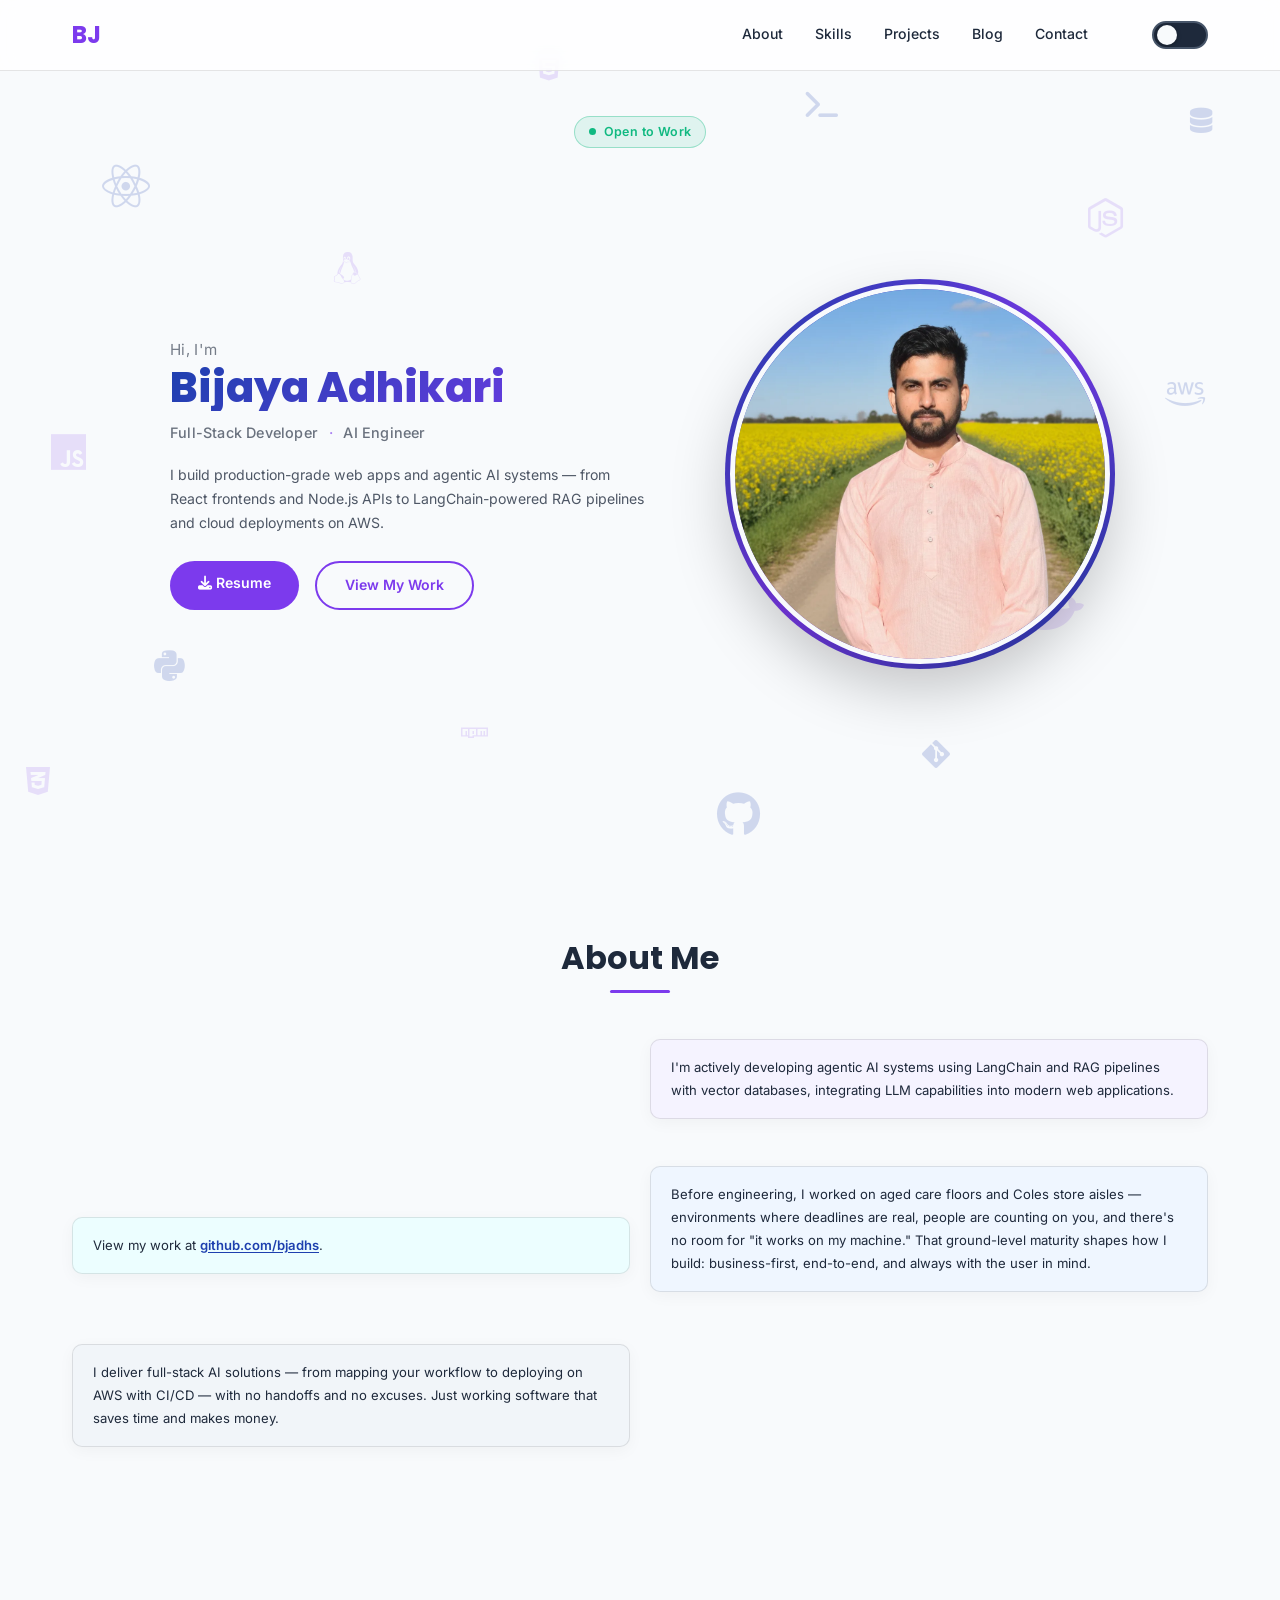
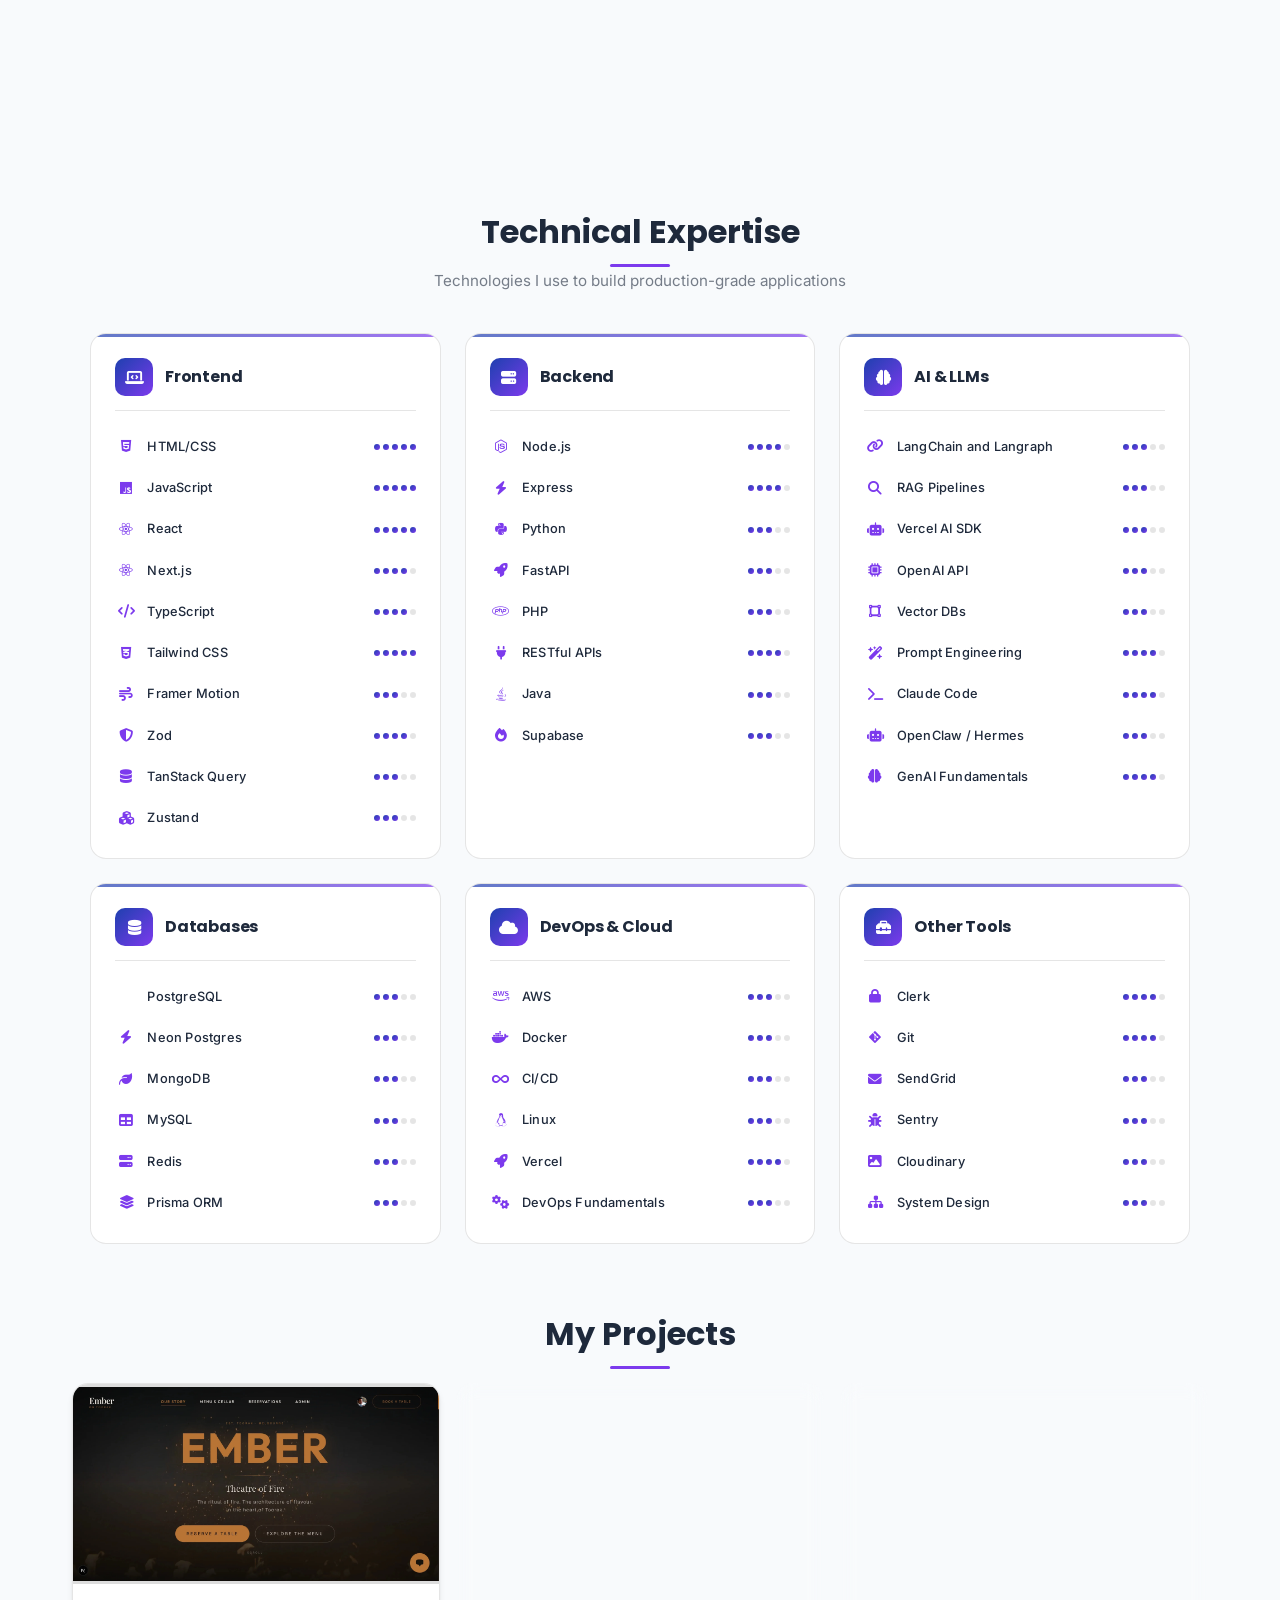
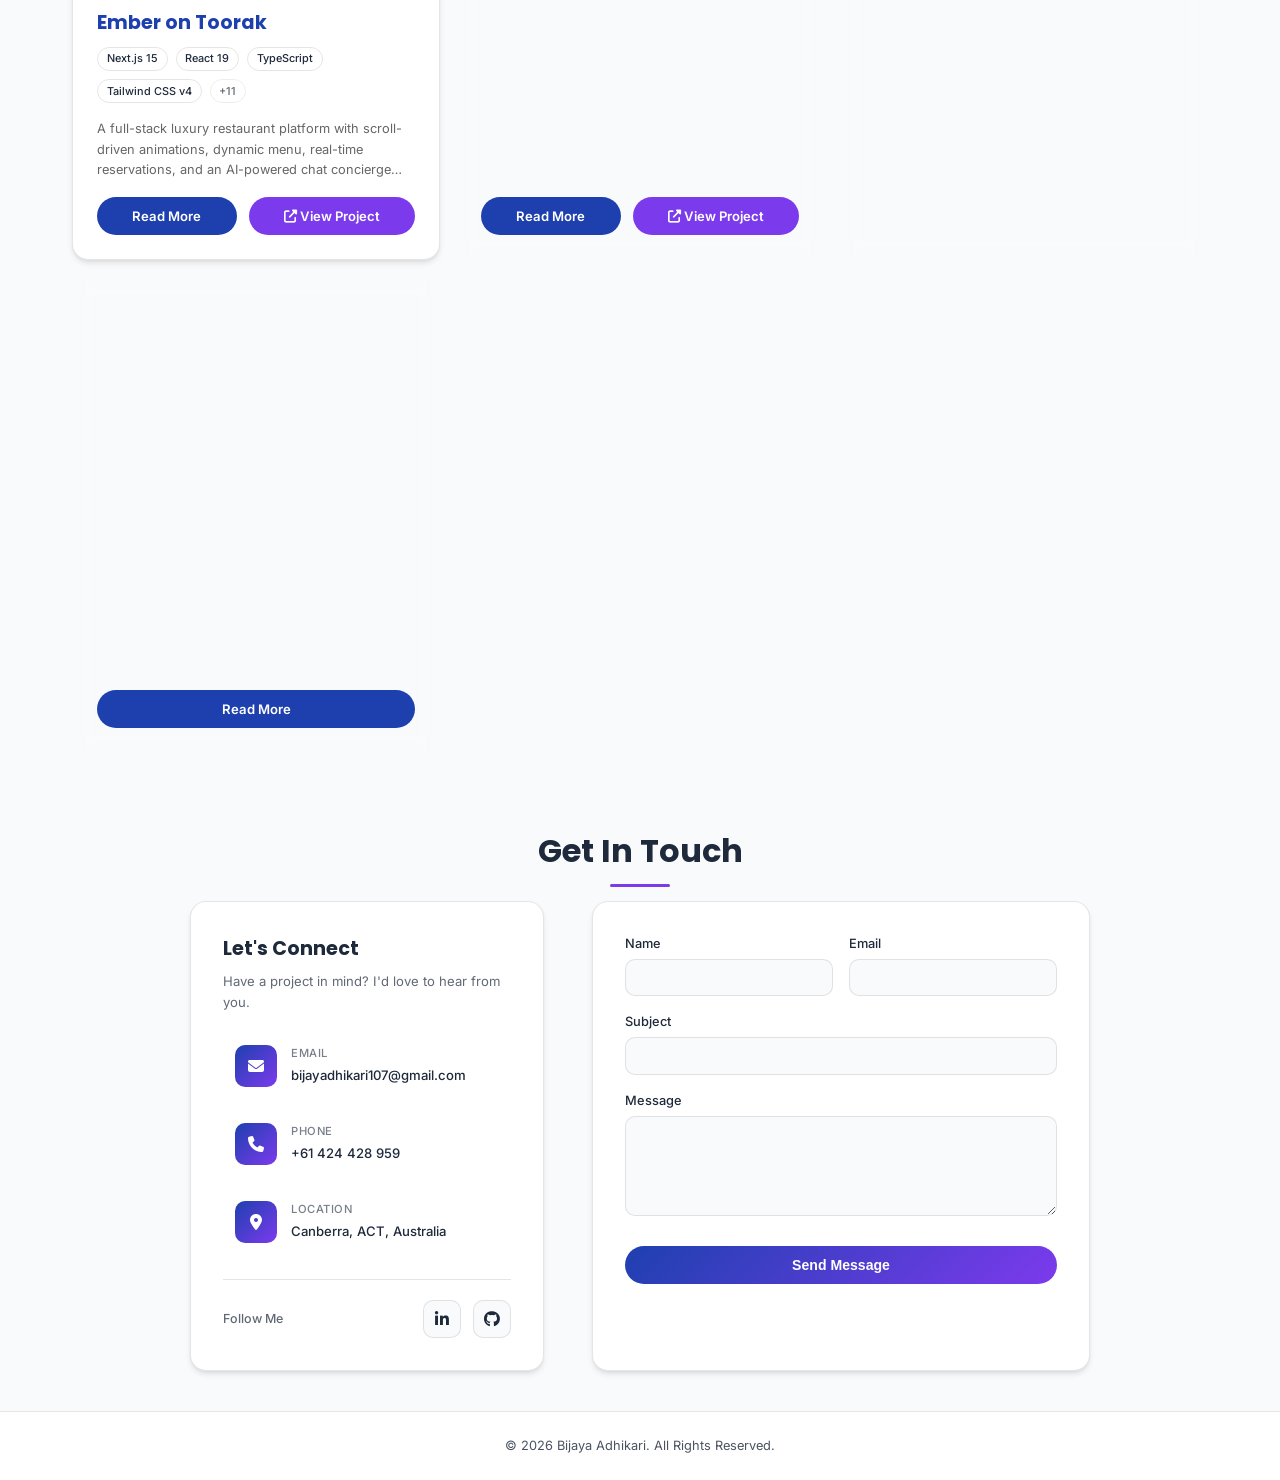
<file: index.html>
<!DOCTYPE html>
<html lang="en">

<head>
  <meta charset="UTF-8">
  <meta name="viewport" content="width=device-width, initial-scale=1.0">
  <title>Bijaya Adhikari | Full-Stack Developer</title>

  <meta name="description" content="Full-Stack Developer specializing in React, Node.js, Python, and Agentic AI systems. Building scalable web applications with modern technologies.">
  <meta name="keywords" content="Full-Stack Developer, React, Node.js, Python, MongoDB, PostgreSQL, AWS, Docker, AI, LangChain, RAG, Canberra, Australia">
  <meta name="author" content="Bijaya Adhikari">
  <meta name="robots" content="index, follow">
  <link rel="canonical" href="https://bjadhs.github.io">
  <link rel="icon" type="image/png" href="./images/bj.png">
  <link rel="apple-touch-icon" href="./images/bj.png">
  <link rel="preconnect" href="https://fonts.googleapis.com">
  <link rel="preconnect" href="https://fonts.gstatic.com" crossorigin>
  <link rel="preconnect" href="https://cdnjs.cloudflare.com">
  <link rel="stylesheet" href="./style.css">
  <link rel="stylesheet" href="https://cdnjs.cloudflare.com/ajax/libs/font-awesome/6.4.0/css/all.min.css">
</head>

<body>
  <noscript>
    <div style="padding: 1rem; text-align: center; background: #ffe; color: #333;">
      This site works best with JavaScript enabled. The contact form and theme toggle require it —
      meanwhile you can reach me directly at
      <a href="mailto:bijayadhikari107@gmail.com">bijayadhikari107@gmail.com</a>.
    </div>
  </noscript>

  <!-- Header -->
  <header class="site-header">
    <div class="container">
      <nav>
        <a href="#" class="logo"><span>BJ</span></a>
        <ul class="nav-links">
          <li><a href="#about">About</a></li>
          <li><a href="#skills">Skills</a></li>
          <li><a href="#projects">Projects</a></li>
          <li><a href="./blog.html">Blog</a></li>
          <li><a href="#contact">Contact</a></li>
          <li>
            <label class="theme-switch">
              <input type="checkbox" id="theme-toggle">
              <span class="slider"></span>
            </label>
          </li>
        </ul>
        <div class="burger">
          <div class="line1"></div>
          <div class="line2"></div>
          <div class="line3"></div>
        </div>
      </nav>
    </div>
  </header>

  <!-- Hero Section -->
  <section class="hero">
    <div class="hero-bg-icons" aria-hidden="true">
      <i class="fab fa-react hero-icon" style="--ix:8%;--iy:18%;--is:3rem;--id:20s;--idl:-4s"></i>
      <i class="fab fa-node-js hero-icon" style="--ix:85%;--iy:22%;--is:2.5rem;--id:25s;--idl:-10s"></i>
      <i class="fab fa-python hero-icon" style="--ix:12%;--iy:72%;--is:2.2rem;--id:18s;--idl:-7s"></i>
      <i class="fab fa-docker hero-icon" style="--ix:80%;--iy:65%;--is:3rem;--id:22s;--idl:-2s"></i>
      <i class="fab fa-aws hero-icon" style="--ix:91%;--iy:42%;--is:2rem;--id:28s;--idl:-15s"></i>
      <i class="fab fa-js hero-icon" style="--ix:4%;--iy:48%;--is:2.5rem;--id:16s;--idl:-8s"></i>
      <i class="fab fa-git-alt hero-icon" style="--ix:72%;--iy:82%;--is:2rem;--id:24s;--idl:-5s"></i>
      <i class="fab fa-html5 hero-icon" style="--ix:42%;--iy:6%;--is:1.8rem;--id:19s;--idl:-12s"></i>
      <i class="fab fa-github hero-icon" style="--ix:56%;--iy:88%;--is:2.8rem;--id:21s;--idl:-1s"></i>
      <i class="fab fa-linux hero-icon" style="--ix:26%;--iy:28%;--is:2rem;--id:26s;--idl:-9s"></i>
      <i class="fas fa-database hero-icon" style="--ix:93%;--iy:12%;--is:1.6rem;--id:17s;--idl:-6s"></i>
      <i class="fab fa-css3-alt hero-icon" style="--ix:2%;--iy:85%;--is:2rem;--id:23s;--idl:-13s"></i>
      <i class="fas fa-terminal hero-icon" style="--ix:63%;--iy:10%;--is:1.8rem;--id:29s;--idl:-3s"></i>
      <i class="fab fa-npm hero-icon" style="--ix:36%;--iy:80%;--is:1.5rem;--id:20s;--idl:-11s"></i>
    </div>
    <div class="hero-badge">
      <span class="badge-dot"></span>
      Open to Work
    </div>
    <div class="container">
      <div class="hero-inner">
        <div class="hero-content">
          <p class="hero-greeting">Hi, I'm</p>
          <h1>Bijaya Adhikari</h1>
          <p class="hero-role">Full-Stack Developer <span class="role-sep">·</span> AI Engineer</p>
          <p class="hero-desc">I build production-grade web apps and agentic AI systems — from React frontends and Node.js APIs to LangChain-powered RAG pipelines and cloud deployments on AWS.</p>
          <div class="hero-buttons">
            <a href="https://backend.bijbrin.cloud/api/resume" class="btn" download><i class="fas fa-download"></i> Resume</a>
            <a href="#projects" class="btn btn-outline">View My Work</a>
          </div>
        </div>
        <div class="hero-image">
          <div class="hero-image-wrapper">
            <img src="./images/bijaya.webp" alt="Bijaya Adhikari">
          </div>
        </div>
      </div>
    </div>
  </section>

  <!-- About Section -->
  <section id="about">
    <div class="container">
      <h2 class="section-title">About Me</h2>
      <div class="about-content">
        <p class="about-sentence">Leveraging my Master's degree in Information Technology from Charles Sturt University, I've spent the past year building production applications including a full-stack ecommerce platform with authentication and admin dashboard.</p>
        <p class="about-sentence">I'm actively developing agentic AI systems using LangChain and RAG pipelines with vector databases, integrating LLM capabilities into modern web applications.</p>
        <p class="about-sentence">View my work at <a href="https://github.com/bjadhs" target="_blank" rel="noopener noreferrer" class="about-link">github.com/bjadhs</a>.</p>
        <p class="about-sentence">Before engineering, I worked on aged care floors and Coles store aisles — environments where deadlines are real, people are counting on you, and there's no room for "it works on my machine." That ground-level maturity shapes how I build: business-first, end-to-end, and always with the user in mind.</p>
        <p class="about-sentence">I deliver full-stack AI solutions — from mapping your workflow to deploying on AWS with CI/CD — with no handoffs and no excuses. Just working software that saves time and makes money.</p>
        <p class="about-sentence">I approach development with a DevOps mindset—implementing CI/CD pipelines, Docker containerization, and cloud infrastructure on AWS (EC2, S3, Lambda) while working efficiently in Linux environments.</p>
        <p class="about-sentence">My technical toolkit includes Git workflows, performance optimization, debugging complex systems, and Agile delivery practices.</p>
        <p class="about-sentence">Currently building Agentic AI and RAG systems using LangChain and vector databases, integrating LLM capabilities into modern applications.</p>
        <p class="about-sentence">Combining strong CS fundamentals with UI/UX design thinking and exceptional communication skills, I deliver clean, maintainable code that solves real problems and drives measurable impact.</p>
      </div>
    </div>
  </section>

  <!-- Skills Section -->
  <section id="skills" class="skills">
    <div class="container">
      <h2 class="section-title">Technical Expertise</h2>
      <p class="skills-subtitle">Technologies I use to build production-grade applications</p>
      <div class="skills-grid">
        <!-- Frontend -->
        <div class="skill-category-card">
          <div class="skill-category-header">
            <div class="category-icon"><i class="fas fa-laptop-code"></i></div>
            <h3>Frontend</h3>
          </div>
          <div class="skill-rows">
            <div class="skill-row"><i class="skill-icon fab fa-html5"></i><span class="skill-name">HTML/CSS</span><span class="skill-dots"><span class="dot filled"></span><span class="dot filled"></span><span class="dot filled"></span><span class="dot filled"></span><span class="dot filled"></span></span></div>
            <div class="skill-row"><i class="skill-icon fab fa-js"></i><span class="skill-name">JavaScript</span><span class="skill-dots"><span class="dot filled"></span><span class="dot filled"></span><span class="dot filled"></span><span class="dot filled"></span><span class="dot filled"></span></span></div>
            <div class="skill-row"><i class="skill-icon fab fa-react"></i><span class="skill-name">React</span><span class="skill-dots"><span class="dot filled"></span><span class="dot filled"></span><span class="dot filled"></span><span class="dot filled"></span><span class="dot filled"></span></span></div>
            <div class="skill-row"><i class="skill-icon fab fa-react"></i><span class="skill-name">Next.js</span><span class="skill-dots"><span class="dot filled"></span><span class="dot filled"></span><span class="dot filled"></span><span class="dot filled"></span><span class="dot"></span></span></div>
            <div class="skill-row"><i class="skill-icon fas fa-code"></i><span class="skill-name">TypeScript</span><span class="skill-dots"><span class="dot filled"></span><span class="dot filled"></span><span class="dot filled"></span><span class="dot filled"></span><span class="dot"></span></span></div>
            <div class="skill-row"><i class="skill-icon fab fa-css3-alt"></i><span class="skill-name">Tailwind CSS</span><span class="skill-dots"><span class="dot filled"></span><span class="dot filled"></span><span class="dot filled"></span><span class="dot filled"></span><span class="dot filled"></span></span></div>
            <div class="skill-row"><i class="skill-icon fas fa-wind"></i><span class="skill-name">Framer Motion</span><span class="skill-dots"><span class="dot filled"></span><span class="dot filled"></span><span class="dot filled"></span><span class="dot"></span><span class="dot"></span></span></div>
            <div class="skill-row"><i class="skill-icon fas fa-shield-halved"></i><span class="skill-name">Zod</span><span class="skill-dots"><span class="dot filled"></span><span class="dot filled"></span><span class="dot filled"></span><span class="dot filled"></span><span class="dot"></span></span></div>
            <div class="skill-row"><i class="skill-icon fas fa-database"></i><span class="skill-name">TanStack Query</span><span class="skill-dots"><span class="dot filled"></span><span class="dot filled"></span><span class="dot filled"></span><span class="dot"></span><span class="dot"></span></span></div>
            <div class="skill-row"><i class="skill-icon fas fa-cubes"></i><span class="skill-name">Zustand</span><span class="skill-dots"><span class="dot filled"></span><span class="dot filled"></span><span class="dot filled"></span><span class="dot"></span><span class="dot"></span></span></div>
          </div>
        </div>
        <!-- Backend -->
        <div class="skill-category-card">
          <div class="skill-category-header">
            <div class="category-icon"><i class="fas fa-server"></i></div>
            <h3>Backend</h3>
          </div>
          <div class="skill-rows">
            <div class="skill-row"><i class="skill-icon fab fa-node-js"></i><span class="skill-name">Node.js</span><span class="skill-dots"><span class="dot filled"></span><span class="dot filled"></span><span class="dot filled"></span><span class="dot filled"></span><span class="dot"></span></span></div>
            <div class="skill-row"><i class="skill-icon fas fa-bolt"></i><span class="skill-name">Express</span><span class="skill-dots"><span class="dot filled"></span><span class="dot filled"></span><span class="dot filled"></span><span class="dot filled"></span><span class="dot"></span></span></div>
            <div class="skill-row"><i class="skill-icon fab fa-python"></i><span class="skill-name">Python</span><span class="skill-dots"><span class="dot filled"></span><span class="dot filled"></span><span class="dot filled"></span><span class="dot"></span><span class="dot"></span></span></div>
            <div class="skill-row"><i class="skill-icon fas fa-rocket"></i><span class="skill-name">FastAPI</span><span class="skill-dots"><span class="dot filled"></span><span class="dot filled"></span><span class="dot filled"></span><span class="dot"></span><span class="dot"></span></span></div>
            <div class="skill-row"><i class="skill-icon fab fa-php"></i><span class="skill-name">PHP</span><span class="skill-dots"><span class="dot filled"></span><span class="dot filled"></span><span class="dot filled"></span><span class="dot"></span><span class="dot"></span></span></div>
            <div class="skill-row"><i class="skill-icon fas fa-plug"></i><span class="skill-name">RESTful APIs</span><span class="skill-dots"><span class="dot filled"></span><span class="dot filled"></span><span class="dot filled"></span><span class="dot filled"></span><span class="dot"></span></span></div>
            <div class="skill-row"><i class="skill-icon fab fa-java"></i><span class="skill-name">Java</span><span class="skill-dots"><span class="dot filled"></span><span class="dot filled"></span><span class="dot filled"></span><span class="dot"></span><span class="dot"></span></span></div>
            <div class="skill-row"><i class="skill-icon fas fa-fire"></i><span class="skill-name">Supabase</span><span class="skill-dots"><span class="dot filled"></span><span class="dot filled"></span><span class="dot filled"></span><span class="dot"></span><span class="dot"></span></span></div>
          </div>
        </div>
        <!-- AI & LLMs -->
        <div class="skill-category-card">
          <div class="skill-category-header">
            <div class="category-icon"><i class="fas fa-brain"></i></div>
            <h3>AI &amp; LLMs</h3>
          </div>
          <div class="skill-rows">
            <div class="skill-row"><i class="skill-icon fas fa-link"></i><span class="skill-name">LangChain and Langraph</span><span class="skill-dots"><span class="dot filled"></span><span class="dot filled"></span><span class="dot filled"></span><span class="dot"></span><span class="dot"></span></span></div>
            <div class="skill-row"><i class="skill-icon fas fa-magnifying-glass"></i><span class="skill-name">RAG Pipelines</span><span class="skill-dots"><span class="dot filled"></span><span class="dot filled"></span><span class="dot filled"></span><span class="dot"></span><span class="dot"></span></span></div>
            <div class="skill-row"><i class="skill-icon fas fa-robot"></i><span class="skill-name">Vercel AI SDK</span><span class="skill-dots"><span class="dot filled"></span><span class="dot filled"></span><span class="dot filled"></span><span class="dot"></span><span class="dot"></span></span></div>
            <div class="skill-row"><i class="skill-icon fas fa-microchip"></i><span class="skill-name">OpenAI API</span><span class="skill-dots"><span class="dot filled"></span><span class="dot filled"></span><span class="dot filled"></span><span class="dot"></span><span class="dot"></span></span></div>
            <div class="skill-row"><i class="skill-icon fas fa-vector-square"></i><span class="skill-name">Vector DBs</span><span class="skill-dots"><span class="dot filled"></span><span class="dot filled"></span><span class="dot filled"></span><span class="dot"></span><span class="dot"></span></span></div>
            <div class="skill-row"><i class="skill-icon fas fa-wand-magic-sparkles"></i><span class="skill-name">Prompt Engineering</span><span class="skill-dots"><span class="dot filled"></span><span class="dot filled"></span><span class="dot filled"></span><span class="dot filled"></span><span class="dot"></span></span></div>
            <div class="skill-row"><i class="skill-icon fas fa-terminal"></i><span class="skill-name">Claude Code</span><span class="skill-dots"><span class="dot filled"></span><span class="dot filled"></span><span class="dot filled"></span><span class="dot filled"></span><span class="dot"></span></span></div>
            <div class="skill-row"><i class="skill-icon fas fa-robot"></i><span class="skill-name">OpenClaw / Hermes</span><span class="skill-dots"><span class="dot filled"></span><span class="dot filled"></span><span class="dot filled"></span><span class="dot"></span><span class="dot"></span></span></div>
            <div class="skill-row"><i class="skill-icon fas fa-brain"></i><span class="skill-name">GenAI Fundamentals</span><span class="skill-dots"><span class="dot filled"></span><span class="dot filled"></span><span class="dot filled"></span><span class="dot filled"></span><span class="dot"></span></span></div>
          </div>
        </div>
        <!-- Databases -->
        <div class="skill-category-card">
          <div class="skill-category-header">
            <div class="category-icon"><i class="fas fa-database"></i></div>
            <h3>Databases</h3>
          </div>
          <div class="skill-rows">
            <div class="skill-row"><i class="skill-icon fas fa-elephant"></i><span class="skill-name">PostgreSQL</span><span class="skill-dots"><span class="dot filled"></span><span class="dot filled"></span><span class="dot filled"></span><span class="dot"></span><span class="dot"></span></span></div>
            <div class="skill-row"><i class="skill-icon fas fa-bolt"></i><span class="skill-name">Neon Postgres</span><span class="skill-dots"><span class="dot filled"></span><span class="dot filled"></span><span class="dot filled"></span><span class="dot"></span><span class="dot"></span></span></div>
            <div class="skill-row"><i class="skill-icon fas fa-leaf"></i><span class="skill-name">MongoDB</span><span class="skill-dots"><span class="dot filled"></span><span class="dot filled"></span><span class="dot filled"></span><span class="dot"></span><span class="dot"></span></span></div>
            <div class="skill-row"><i class="skill-icon fas fa-table"></i><span class="skill-name">MySQL</span><span class="skill-dots"><span class="dot filled"></span><span class="dot filled"></span><span class="dot filled"></span><span class="dot"></span><span class="dot"></span></span></div>
            <div class="skill-row"><i class="skill-icon fas fa-server"></i><span class="skill-name">Redis</span><span class="skill-dots"><span class="dot filled"></span><span class="dot filled"></span><span class="dot filled"></span><span class="dot"></span><span class="dot"></span></span></div>
            <div class="skill-row"><i class="skill-icon fas fa-layer-group"></i><span class="skill-name">Prisma ORM</span><span class="skill-dots"><span class="dot filled"></span><span class="dot filled"></span><span class="dot filled"></span><span class="dot"></span><span class="dot"></span></span></div>
          </div>
        </div>
        <!-- DevOps & Cloud -->
        <div class="skill-category-card">
          <div class="skill-category-header">
            <div class="category-icon"><i class="fas fa-cloud"></i></div>
            <h3>DevOps &amp; Cloud</h3>
          </div>
          <div class="skill-rows">
            <div class="skill-row"><i class="skill-icon fab fa-aws"></i><span class="skill-name">AWS</span><span class="skill-dots"><span class="dot filled"></span><span class="dot filled"></span><span class="dot filled"></span><span class="dot"></span><span class="dot"></span></span></div>
            <div class="skill-row"><i class="skill-icon fab fa-docker"></i><span class="skill-name">Docker</span><span class="skill-dots"><span class="dot filled"></span><span class="dot filled"></span><span class="dot filled"></span><span class="dot"></span><span class="dot"></span></span></div>
            <div class="skill-row"><i class="skill-icon fas fa-infinity"></i><span class="skill-name">CI/CD</span><span class="skill-dots"><span class="dot filled"></span><span class="dot filled"></span><span class="dot filled"></span><span class="dot"></span><span class="dot"></span></span></div>
            <div class="skill-row"><i class="skill-icon fab fa-linux"></i><span class="skill-name">Linux</span><span class="skill-dots"><span class="dot filled"></span><span class="dot filled"></span><span class="dot filled"></span><span class="dot"></span><span class="dot"></span></span></div>
            <div class="skill-row"><i class="skill-icon fas fa-rocket"></i><span class="skill-name">Vercel</span><span class="skill-dots"><span class="dot filled"></span><span class="dot filled"></span><span class="dot filled"></span><span class="dot filled"></span><span class="dot"></span></span></div>
            <div class="skill-row"><i class="skill-icon fas fa-gears"></i><span class="skill-name">DevOps Fundamentals</span><span class="skill-dots"><span class="dot filled"></span><span class="dot filled"></span><span class="dot filled"></span><span class="dot"></span><span class="dot"></span></span></div>
          </div>
        </div>
        <!-- Other Tools -->
        <div class="skill-category-card">
          <div class="skill-category-header">
            <div class="category-icon"><i class="fas fa-toolbox"></i></div>
            <h3>Other Tools</h3>
          </div>
          <div class="skill-rows">
            <div class="skill-row"><i class="skill-icon fas fa-lock"></i><span class="skill-name">Clerk</span><span class="skill-dots"><span class="dot filled"></span><span class="dot filled"></span><span class="dot filled"></span><span class="dot filled"></span><span class="dot"></span></span></div>
            <div class="skill-row"><i class="skill-icon fab fa-git-alt"></i><span class="skill-name">Git</span><span class="skill-dots"><span class="dot filled"></span><span class="dot filled"></span><span class="dot filled"></span><span class="dot filled"></span><span class="dot"></span></span></div>
            <div class="skill-row"><i class="skill-icon fas fa-envelope"></i><span class="skill-name">SendGrid</span><span class="skill-dots"><span class="dot filled"></span><span class="dot filled"></span><span class="dot filled"></span><span class="dot"></span><span class="dot"></span></span></div>
            <div class="skill-row"><i class="skill-icon fas fa-bug"></i><span class="skill-name">Sentry</span><span class="skill-dots"><span class="dot filled"></span><span class="dot filled"></span><span class="dot filled"></span><span class="dot"></span><span class="dot"></span></span></div>
            <div class="skill-row"><i class="skill-icon fas fa-image"></i><span class="skill-name">Cloudinary</span><span class="skill-dots"><span class="dot filled"></span><span class="dot filled"></span><span class="dot filled"></span><span class="dot"></span><span class="dot"></span></span></div>
            <div class="skill-row"><i class="skill-icon fas fa-sitemap"></i><span class="skill-name">System Design</span><span class="skill-dots"><span class="dot filled"></span><span class="dot filled"></span><span class="dot filled"></span><span class="dot"></span><span class="dot"></span></span></div>
          </div>
        </div>
      </div>
    </div>
  </section>

  <!-- Projects Section -->
  <section id="projects">
    <div class="container">
      <h2 class="section-title">My Projects</h2>
      <div class="projects-grid" id="projectsGrid"></div>
    </div>
  </section>

  <!-- Contact Section -->
  <section id="contact" class="contact">
    <div class="container">
      <h2 class="section-title">Get In Touch</h2>
      <div class="contact-content">
        <div class="contact-info">
          <h3>Let's Connect</h3>
          <p class="contact-intro">Have a project in mind? I'd love to hear from you.</p>
          <div class="contact-details">
            <a href="mailto:bijayadhikari107@gmail.com" class="contact-item">
              <div class="contact-icon"><i class="fas fa-envelope"></i></div>
              <div class="contact-text">
                <span class="label">Email</span>
                <span class="value">bijayadhikari107@gmail.com</span>
              </div>
            </a>
            <a href="tel:+61424428959" class="contact-item">
              <div class="contact-icon"><i class="fas fa-phone"></i></div>
              <div class="contact-text">
                <span class="label">Phone</span>
                <span class="value">+61 424 428 959</span>
              </div>
            </a>
            <div class="contact-item">
              <div class="contact-icon"><i class="fas fa-location-dot"></i></div>
              <div class="contact-text">
                <span class="label">Location</span>
                <span class="value">Canberra, ACT, Australia</span>
              </div>
            </div>
          </div>
          <div class="social-section">
            <span class="social-label">Follow Me</span>
            <div class="social-links">
              <a href="https://www.linkedin.com/in/bijaya-adhikari-486a61111/" target="_blank" aria-label="LinkedIn">
                <i class="fab fa-linkedin-in"></i>
              </a>
              <a href="https://github.com/bjadhs" target="_blank" aria-label="GitHub">
                <i class="fab fa-github"></i>
              </a>
            </div>
          </div>
        </div>
        <div class="contact-form">
          <form id="contactForm">
            <div class="form-group">
              <label for="name">Name</label>
              <input type="text" id="name" required>
            </div>
            <div class="form-group">
              <label for="email">Email</label>
              <input type="email" id="email" required>
            </div>
            <div class="form-group">
              <label for="subject">Subject</label>
              <input type="text" id="subject" required>
            </div>
            <div class="form-group">
              <label for="message">Message</label>
              <textarea id="message" required></textarea>
            </div>
            <button type="submit" class="btn">Send Message</button>
          </form>
        </div>
      </div>
    </div>
  </section>

  <!-- Footer -->
  <footer>
    <div class="container">
      <p>&copy; <span id="year">2026</span> Bijaya Adhikari. All Rights Reserved.</p>
    </div>
  </footer>

  <a href="#" class="back-to-top" id="backToTop">↑</a>

  <script src="./projects.js"></script>
  <script src="./script.js"></script>
</body>

</html>
</file>
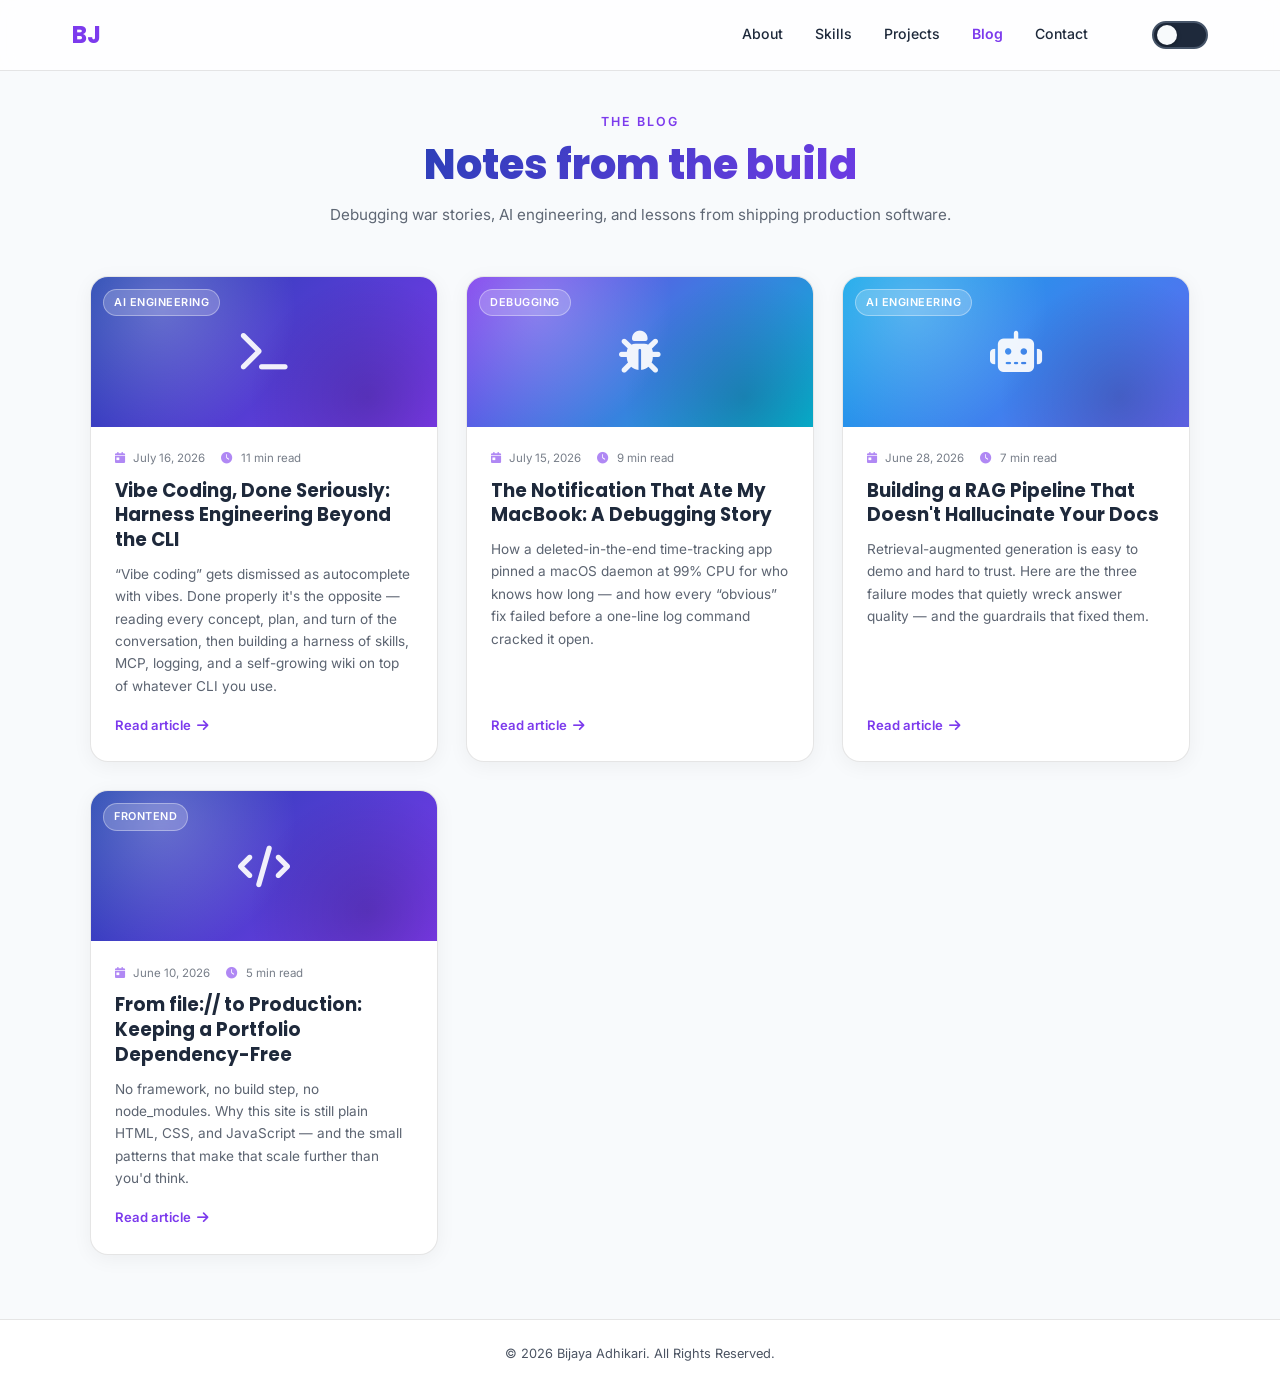
<file: blog.html>
<!DOCTYPE html>
<html lang="en">

<head>
  <meta charset="UTF-8">
  <meta name="viewport" content="width=device-width, initial-scale=1.0">
  <title>Blog | Bijaya Adhikari</title>
  <meta name="description" content="Writing on debugging, AI engineering, and building production web apps — by Bijaya Adhikari.">
  <link rel="icon" type="image/png" href="./images/bj.png">
  <link rel="preconnect" href="https://fonts.googleapis.com">
  <link rel="preconnect" href="https://fonts.gstatic.com" crossorigin>
  <link rel="stylesheet" href="./style.css">
  <link rel="stylesheet" href="https://cdnjs.cloudflare.com/ajax/libs/font-awesome/6.4.0/css/all.min.css">
</head>

<body>
  <!-- Header -->
  <header class="site-header">
    <div class="container">
      <nav>
        <a href="./index.html" class="logo"><span>BJ</span></a>
        <ul class="nav-links">
          <li><a href="./index.html#about">About</a></li>
          <li><a href="./index.html#skills">Skills</a></li>
          <li><a href="./index.html#projects">Projects</a></li>
          <li><a href="./blog.html" class="active">Blog</a></li>
          <li><a href="./index.html#contact">Contact</a></li>
          <li>
            <label class="theme-switch">
              <input type="checkbox" id="theme-toggle">
              <span class="slider"></span>
            </label>
          </li>
        </ul>
        <div class="burger">
          <div class="line1"></div>
          <div class="line2"></div>
          <div class="line3"></div>
        </div>
      </nav>
    </div>
  </header>

  <!-- Blog Listing -->
  <section class="blog-listing">
    <div class="container">
      <div class="blog-hero">
        <p class="blog-eyebrow">The Blog</p>
        <h1>Notes from the build</h1>
        <p class="blog-subtitle">Debugging war stories, AI engineering, and lessons from shipping production software.</p>
      </div>

      <div class="blog-grid" id="blogGrid">
        <!-- Populated by blog.js -->
      </div>
    </div>
  </section>

  <!-- Footer -->
  <footer>
    <div class="container">
      <p>&copy; <span id="year">2026</span> Bijaya Adhikari. All Rights Reserved.</p>
    </div>
  </footer>

  <a href="#" class="back-to-top" id="backToTop">&uarr;</a>

  <script src="./blog-posts.js"></script>
  <script src="./blog.js"></script>
</body>

</html>
</file>
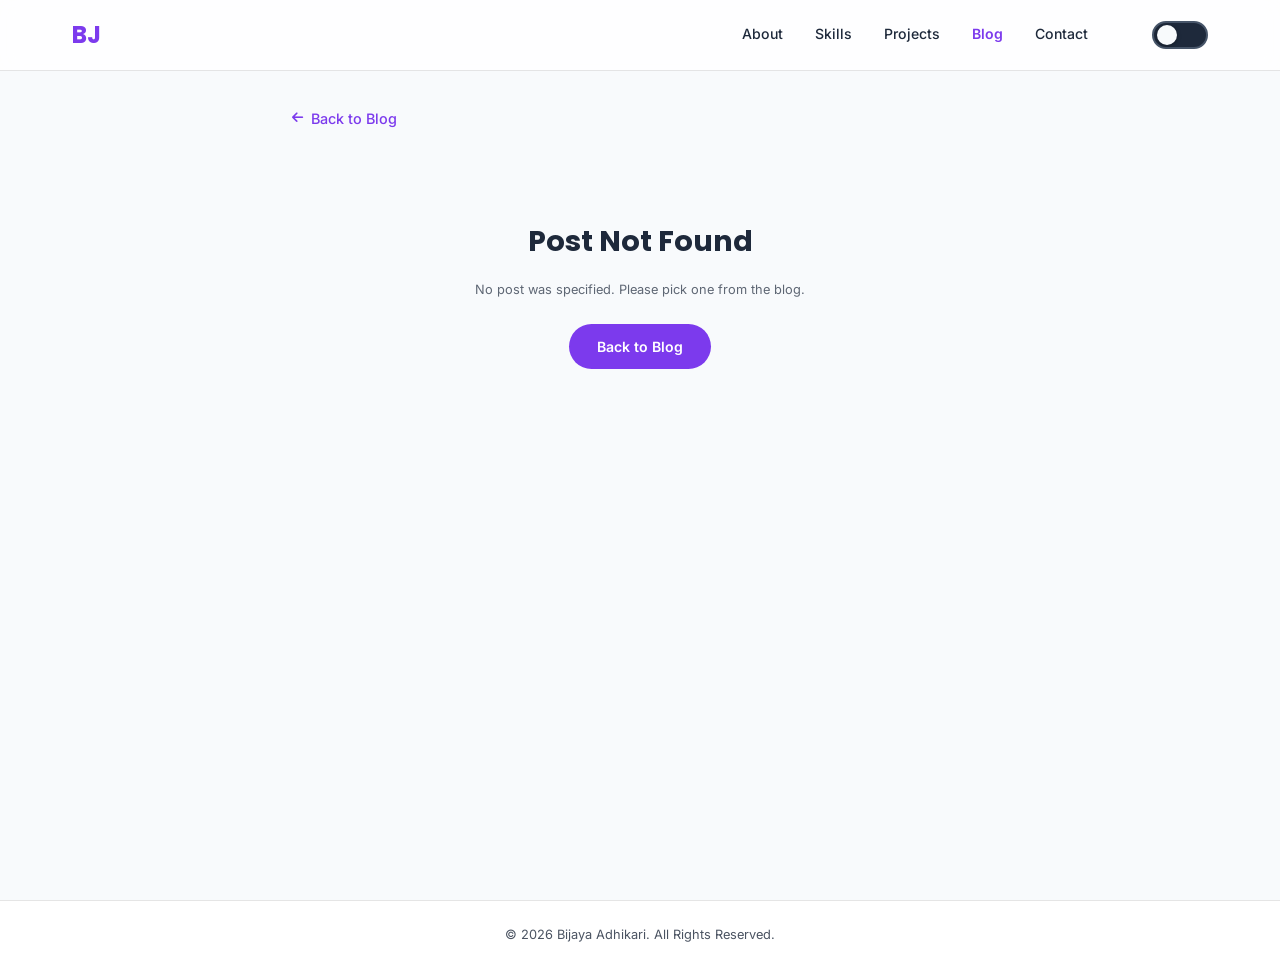
<file: post.html>
<!DOCTYPE html>
<html lang="en">

<head>
  <meta charset="UTF-8">
  <meta name="viewport" content="width=device-width, initial-scale=1.0">
  <title>Blog | Bijaya Adhikari</title>
  <meta name="description" content="An article from Bijaya Adhikari's blog.">
  <link rel="icon" type="image/png" href="./images/bj.png">
  <link rel="preconnect" href="https://fonts.googleapis.com">
  <link rel="preconnect" href="https://fonts.gstatic.com" crossorigin>
  <link rel="stylesheet" href="./style.css">
  <link rel="stylesheet" href="https://cdnjs.cloudflare.com/ajax/libs/font-awesome/6.4.0/css/all.min.css">
</head>

<body>
  <!-- Header -->
  <header class="site-header">
    <div class="container">
      <nav>
        <a href="./index.html" class="logo"><span>BJ</span></a>
        <ul class="nav-links">
          <li><a href="./index.html#about">About</a></li>
          <li><a href="./index.html#skills">Skills</a></li>
          <li><a href="./index.html#projects">Projects</a></li>
          <li><a href="./blog.html" class="active">Blog</a></li>
          <li><a href="./index.html#contact">Contact</a></li>
          <li>
            <label class="theme-switch">
              <input type="checkbox" id="theme-toggle">
              <span class="slider"></span>
            </label>
          </li>
        </ul>
        <div class="burger">
          <div class="line1"></div>
          <div class="line2"></div>
          <div class="line3"></div>
        </div>
      </nav>
    </div>
  </header>

  <!-- Post -->
  <section class="post-detail">
    <div class="container container-narrow">
      <a href="./blog.html" class="back-link"><i class="fas fa-arrow-left"></i> Back to Blog</a>

      <article id="postContent">
        <!-- Populated by post.js -->
      </article>
    </div>
  </section>

  <!-- Footer -->
  <footer>
    <div class="container">
      <p>&copy; <span id="year">2026</span> Bijaya Adhikari. All Rights Reserved.</p>
    </div>
  </footer>

  <a href="#" class="back-to-top" id="backToTop">&uarr;</a>

  <script src="./blog-posts.js"></script>
  <script src="./post.js"></script>
</body>

</html>
</file>
<file: style.css>
@import url('https://fonts.googleapis.com/css2?family=Poppins:wght@300;400;500;600;700&display=swap');
@import url('https://fonts.googleapis.com/css2?family=Inter:wght@300;400;500;600;700&display=swap');
@import url('https://fonts.googleapis.com/css2?family=Playfair+Display:wght@700&display=swap');

:root {
  /* Light Theme */
  --bg: #f8fafc;
  --text: #1e293b;
  --primary: #1e40af;
  --accent: #7c3aed;
  --card-bg: #ffffff;
  --nav-bg: rgba(255, 255, 255, 0.8);
  --border-color: rgba(0, 0, 0, 0.1);

  /* About sentence backgrounds — light variants */
  --about-bg-1: #eef2ff;
  --about-bg-2: #f5f3ff;
  --about-bg-3: #ecfeff;
  --about-bg-4: #eff6ff;
  --about-bg-5: #f1f5f9;
  --about-bg-6: #faf5ff;
  --about-bg-7: #f0f9ff;
  --about-bg-8: #fff7ed;
  --about-bg-9: #f0fdf4;
}

* {
  margin: 0;
  padding: 0;
  box-sizing: border-box;
}

body {
  font-family: 'Inter', sans-serif;
  color: var(--text);
  background-color: var(--bg);
  line-height: 1.6;
  overflow-x: hidden;
  transition: background-color 0.3s ease, color 0.3s ease;
}

h1,
h2,
h3,
h4,
h5,
h6 {
  font-family: 'Poppins', sans-serif;
  color: var(--text);
}

body.dark-theme {
  /* Dark Theme */
  --bg: #0f172a;
  /* Deep Navy */
  --text: #f8fafc;
  --primary: #06b6d4;
  /* Cyan */
  --accent: #a855f7;
  /* Purple */
  --card-bg: rgba(30, 41, 59, 0.7);
  /* Charcoal Glass */
  --nav-bg: rgba(15, 23, 42, 0.8);
  --border-color: rgba(255, 255, 255, 0.1);

  /* About sentence backgrounds — dark variants */
  --about-bg-1: rgba(99, 102, 241, 0.15);
  --about-bg-2: rgba(168, 85, 247, 0.15);
  --about-bg-3: rgba(6, 182, 212, 0.15);
  --about-bg-4: rgba(59, 130, 246, 0.15);
  --about-bg-5: rgba(100, 116, 139, 0.25);
  --about-bg-6: rgba(139, 92, 246, 0.15);
  --about-bg-7: rgba(14, 165, 233, 0.15);
  --about-bg-8: rgba(251, 146, 60, 0.15);
  --about-bg-9: rgba(34, 197, 94, 0.15);

  background-color: var(--bg);
  color: var(--text);
}

h3 {
  font-size: 1.2rem;
  color: var(--primary);
}

p {
  font-size: 0.8rem;
  font-style: normal;
}

.container {
  max-width: 1200px;
  margin: 0 auto;
  padding: 0 2rem;
}

/* Header */
.site-header {
  background-color: var(--nav-bg);
  backdrop-filter: blur(10px);
  -webkit-backdrop-filter: blur(10px);
  color: var(--text);
  padding: 1rem 0;
  position: fixed;
  width: 100%;
  z-index: 1000;
  transition: all 0.3s ease;
  border-bottom: 1px solid var(--border-color);
}

.site-header.scrolled {
  padding: 0.5rem 0;
  box-shadow: 0 5px 20px rgba(0, 0, 0, 0.1);
}

nav {
  display: flex;
  justify-content: space-between;
  align-items: center;
}

.logo {
  font-family: 'Poppins', sans-serif;
  font-size: 1.5rem;
  font-weight: 700;
  color: var(--primary);
  text-decoration: none;
  letter-spacing: -0.5px;
}

.logo span {
  color: var(--accent);
}

.nav-links {
  display: flex;
  list-style: none;
}

.nav-links li {
  margin-left: 2rem;
}

.nav-links a {
  color: var(--text);
  text-decoration: none;
  font-weight: 500;
  font-size: 0.88rem;
  transition: color 0.3s ease;
}

.nav-links a:hover {
  color: var(--accent);
}

.burger {
  display: none;
  cursor: pointer;
}

.burger div {
  width: 25px;
  height: 3px;
  background-color: white;
  margin: 5px;
  transition: all 0.3s ease;
}

/* Hero Section */
.hero {
  min-height: 100vh;
  display: flex;
  align-items: center;
  position: relative;
  background-color: var(--bg);
  color: var(--text);
  overflow: hidden;
  padding-top: 80px;
}

/* Floating background skill icons */
.hero-bg-icons {
  position: absolute;
  inset: 0;
  pointer-events: none;
  overflow: hidden;
}

.hero-icon {
  position: absolute;
  left: var(--ix);
  top: var(--iy);
  font-size: var(--is);
  opacity: 0.18;
  color: var(--primary);
  animation: iconDrift var(--id) ease-in-out var(--idl) infinite;
}

.hero-icon:nth-child(even) {
  color: var(--accent);
  opacity: 0.14;
}

@keyframes iconDrift {
  0%, 100% { transform: translate(0, 0) rotate(0deg); }
  25%  { transform: translate(12px, -18px) rotate(6deg); }
  50%  { transform: translate(-8px, 10px) rotate(-4deg); }
  75%  { transform: translate(6px, -6px) rotate(3deg); }
}

body.dark-theme .hero-icon {
  opacity: 0.22;
}

body.dark-theme .hero-icon:nth-child(even) {
  opacity: 0.17;
}

.hero-inner {
  display: flex;
  align-items: center;
  justify-content: space-between;
  gap: 5rem;
  width: 100%;
  position: relative;
  z-index: 1;
}

.hero-content {
  flex: 1;
  opacity: 0;
  transform: translateY(50px);
}

/* Open to Work badge */
.hero-badge {
  position: absolute;
  top: 116px;
  left: 0;
  right: 0;
  margin: 0 auto;
  width: fit-content;
  z-index: 2;
  display: inline-flex;
  align-items: center;
  gap: 8px;
  background: rgba(16, 185, 129, 0.1);
  border: 1px solid rgba(16, 185, 129, 0.35);
  color: #10b981;
  padding: 5px 14px;
  border-radius: 50px;
  font-size: 0.78rem;
  font-weight: 600;
  white-space: nowrap;
  letter-spacing: 0.4px;
}

.badge-dot {
  width: 7px;
  height: 7px;
  background: #10b981;
  border-radius: 50%;
  animation: badgePulse 2s ease-in-out infinite;
}

@keyframes badgePulse {
  0%, 100% { opacity: 1; transform: scale(1); }
  50% { opacity: 0.4; transform: scale(0.75); }
}

.hero-greeting {
  font-size: 0.95rem;
  font-style: normal;
  color: var(--text);
  opacity: 0.6;
  margin-bottom: 0.2rem;
  font-weight: 400;
  letter-spacing: 0.3px;
}

.hero h1 {
  font-size: 2.6rem;
  font-weight: 800;
  margin-bottom: 0.6rem;
  line-height: 1.1;
  background: linear-gradient(135deg, var(--primary) 0%, var(--accent) 100%);
  background-clip: text;
  -webkit-background-clip: text;
  -webkit-text-fill-color: transparent;
  color: var(--primary);
}

.hero-role {
  font-size: 0.9rem;
  font-style: normal;
  color: var(--text);
  opacity: 0.65;
  font-weight: 500;
  margin-bottom: 1.2rem;
  letter-spacing: 0.2px;
}

.role-sep {
  color: var(--accent);
  margin: 0 0.4rem;
  -webkit-text-fill-color: var(--accent);
}

.hero-desc {
  font-size: 0.88rem;
  line-height: 1.72;
  margin-bottom: 1.6rem;
  color: var(--text);
  opacity: 0.78;
  font-style: normal;
  max-width: 480px;
}

/* Tech icon chips */
.hero-tech {
  display: flex;
  gap: 0.6rem;
  margin-bottom: 2rem;
  flex-wrap: wrap;
}

.hero-tech span {
  width: 42px;
  height: 42px;
  display: flex;
  align-items: center;
  justify-content: center;
  background: var(--card-bg);
  border: 1px solid var(--border-color);
  border-radius: 10px;
  font-size: 1.25rem;
  color: var(--primary);
  transition: all 0.25s ease;
  cursor: default;
}

.hero-tech span:hover {
  background: linear-gradient(135deg, var(--primary), var(--accent));
  color: white;
  border-color: transparent;
  transform: translateY(-4px);
  box-shadow: 0 8px 20px rgba(124, 58, 237, 0.25);
}

.hero-buttons {
  display: flex;
  gap: 1rem;
  flex-wrap: wrap;
}

.hero-buttons .btn-outline {
  margin-left: 0;
}

/* Hero image — no float, premium ring */
.hero-image {
  flex-shrink: 0;
  opacity: 0;
  transform: translateX(50px);
  position: relative;
}

.hero-image::before {
  content: '';
  position: absolute;
  inset: -5px;
  border-radius: 50%;
  background: linear-gradient(135deg, var(--primary), var(--accent), var(--primary));
  z-index: 0;
}

.hero-image-wrapper {
  position: relative;
  z-index: 1;
  width: 380px;
  height: 380px;
  border-radius: 50%;
  overflow: hidden;
  border: 5px solid var(--bg);
  box-shadow: 0 25px 60px rgba(0, 0, 0, 0.22);
}

.hero-image-wrapper img {
  width: 100%;
  height: 100%;
  object-fit: cover;
  object-position: center top;
  display: block;
}

.btn {
  display: inline-block;
  background-color: var(--accent);
  color: white;
  padding: 0.7rem 1.75rem;
  border-radius: 50px;
  text-decoration: none;
  font-weight: 600;
  transition: all 0.3s ease;
  border: none;
  cursor: pointer;
  font-size: 0.88rem;
}

.btn:hover {
  background-color: var(--primary);
  transform: translateY(-3px);
  box-shadow: 0 10px 20px rgba(0, 0, 0, 0.1);
}

.btn-outline {
  background-color: transparent;
  border: 2px solid var(--accent);
  margin-left: 1rem;
  color: var(--accent);
}

.btn-outline:hover {
  background-color: var(--accent);
  color: var(--text);
}

.btn-resume {
  background-color: var(--primary);
  margin-left: 1rem;
}

.btn-resume:hover {
  background-color: var(--accent);
  transform: translateY(-3px);
  box-shadow: 0 10px 20px rgba(0, 0, 0, 0.1);
}

.btn-resume i {
  margin-right: 0.5rem;
}

section {
  padding: 2rem 0;
}

.section-title {
  text-align: center;
  font-size: 2rem;
  margin-bottom: 1.5rem;
  position: relative;
  font-weight: 700;
  color: var(--text);
}

.section-title::after {
  content: '';
  position: absolute;
  bottom: -10px;
  left: 50%;
  transform: translateX(-50%);
  width: 60px;
  height: 3px;
  background-color: var(--accent);
  border-radius: 2px;
}

/* About Section */
#about {
  padding: 2rem 0 2.5rem;
}

#about .section-title {
  margin-bottom: 1.25rem;
}

.about-content {
  display: grid;
  grid-template-columns: 1fr 1fr;
  gap: 1.25rem;
  margin-top: 1.75rem;
  align-items: center;
}

.about-sentence {
  font-size: 0.82rem;
  line-height: 1.75;
  color: var(--text);
  opacity: 0;
  margin: 0;
  padding: 1rem 1.25rem;
  background: var(--card-bg);
  border-radius: 10px;
  border: 1px solid var(--border-color);
  box-shadow: 0 4px 16px rgba(0, 0, 0, 0.04);
}

/* Odd-index sentences: entrance from left-bottom, pushed down */
.about-sentence:nth-child(odd) {
  transform: translate(-40px, 50px);
  margin-top: 2rem;
}

/* Even-index sentences: entrance from right-bottom, normal height */
.about-sentence:nth-child(even) {
  transform: translate(40px, 50px);
  margin-top: 0;
}

.about-sentence .about-link {
  color: var(--primary);
  text-decoration: underline;
  text-underline-offset: 2px;
  font-weight: 600;
  transition: color 0.2s ease;
}

.about-sentence .about-link:hover {
  color: var(--accent);
}

/* Unique background per sentence */
.about-sentence:nth-child(1) { background: var(--about-bg-1); }
.about-sentence:nth-child(2) { background: var(--about-bg-2); }
.about-sentence:nth-child(3) { background: var(--about-bg-3); }
.about-sentence:nth-child(4) { background: var(--about-bg-4); }
.about-sentence:nth-child(5) { background: var(--about-bg-5); }
.about-sentence:nth-child(6) { background: var(--about-bg-6); }
.about-sentence:nth-child(7) { background: var(--about-bg-7); }
.about-sentence:nth-child(8) { background: var(--about-bg-8); }
.about-sentence:nth-child(9) { background: var(--about-bg-9); }

/* Animated state — triggered by JS adding class */
.about-sentence.animate-in {
  animation: aboutSentenceIn 1.4s cubic-bezier(0.22, 1, 0.36, 1) forwards;
}

@keyframes aboutSentenceIn {
  from {
    opacity: 0;
  }
  to {
    opacity: 1;
    transform: translate(0, 0);
  }
}

/* Responsive About */
@media screen and (max-width: 900px) {
  .about-content {
    grid-template-columns: 1fr;
    gap: 1rem;
    margin-top: 1.5rem;
  }

  .skills-grid {
    grid-template-columns: repeat(2, 1fr);
    gap: 1.25rem;
  }

  .skill-category-card {
    padding: 1.25rem;
  }
}

/* Skills Section */
.skills {
  background-color: var(--bg);
}

.skills-subtitle {
  text-align: center;
  font-size: 0.95rem;
  color: var(--text);
  opacity: 0.6;
  margin-top: -0.75rem;
  margin-bottom: 2.5rem;
  font-weight: 400;
}

.skills-grid {
  display: grid;
  grid-template-columns: repeat(3, 1fr);
  gap: 1.5rem;
  max-width: 1100px;
  margin: 0 auto;
}

.skill-category-card {
  background: var(--card-bg);
  border: 1px solid var(--border-color);
  border-radius: 16px;
  padding: 1.5rem;
  position: relative;
  overflow: hidden;
  transition: transform 0.35s cubic-bezier(0.22, 1, 0.36, 1), box-shadow 0.35s ease;
  opacity: 0;
  transform: translateY(40px);
}

.skill-category-card::before {
  content: '';
  position: absolute;
  top: 0;
  left: 0;
  right: 0;
  height: 3px;
  background: linear-gradient(90deg, var(--primary), var(--accent));
  opacity: 0.7;
  transition: opacity 0.3s ease, height 0.3s ease;
}

.skill-category-card:hover {
  transform: translateY(-6px);
  box-shadow: 0 20px 40px rgba(0, 0, 0, 0.1);
}

.skill-category-card:hover::before {
  opacity: 1;
  height: 4px;
}

body.dark-theme .skill-category-card:hover {
  box-shadow: 0 20px 40px rgba(0, 0, 0, 0.35);
}

.skill-category-header {
  display: flex;
  align-items: center;
  gap: 0.75rem;
  margin-bottom: 1.25rem;
  padding-bottom: 0.875rem;
  border-bottom: 1px solid var(--border-color);
}

.category-icon {
  width: 38px;
  height: 38px;
  display: flex;
  align-items: center;
  justify-content: center;
  background: linear-gradient(135deg, var(--primary), var(--accent));
  border-radius: 10px;
  color: white;
  font-size: 0.95rem;
  flex-shrink: 0;
}

.skill-category-header h3 {
  font-size: 1rem;
  font-weight: 700;
  color: var(--text);
  margin: 0;
  letter-spacing: -0.2px;
}

.skill-rows {
  display: flex;
  flex-direction: column;
  gap: 0.6rem;
}

.skill-row {
  display: flex;
  align-items: center;
  gap: 0.65rem;
  padding: 0.35rem 0;
  border-radius: 8px;
  transition: background 0.2s ease, transform 0.2s ease;
  cursor: default;
}

.skill-row:hover {
  background: var(--bg);
  transform: translateX(4px);
}

.skill-icon {
  width: 22px;
  text-align: center;
  font-size: 0.85rem;
  color: var(--accent);
  transition: color 0.2s ease, transform 0.2s ease;
  flex-shrink: 0;
}

.skill-row:hover .skill-icon {
  color: var(--primary);
  transform: scale(1.15);
}

.skill-name {
  flex: 1;
  font-size: 0.8rem;
  font-weight: 500;
  color: var(--text);
  letter-spacing: 0.2px;
}

.skill-dots {
  display: flex;
  gap: 3px;
  flex-shrink: 0;
}

.dot {
  width: 6px;
  height: 6px;
  border-radius: 50%;
  background: var(--border-color);
  transition: background 0.3s ease, transform 0.2s ease;
}

.dot.filled {
  background: linear-gradient(135deg, var(--primary), var(--accent));
}

.skill-row:hover .dot.filled {
  transform: scale(1.3);
}

/* Skills entrance animation */
.skill-category-card.animate-in {
  animation: skillCardIn 0.7s cubic-bezier(0.22, 1, 0.36, 1) forwards;
}

@keyframes skillCardIn {
  from {
    opacity: 0;
    transform: translateY(40px);
  }
  to {
    opacity: 1;
    transform: translateY(0);
  }
}

/* Stagger delays for skill cards */
.skill-category-card:nth-child(1).animate-in { animation-delay: 0s; }
.skill-category-card:nth-child(2).animate-in { animation-delay: 0.1s; }
.skill-category-card:nth-child(3).animate-in { animation-delay: 0.2s; }
.skill-category-card:nth-child(4).animate-in { animation-delay: 0.3s; }
.skill-category-card:nth-child(5).animate-in { animation-delay: 0.4s; }
.skill-category-card:nth-child(6).animate-in { animation-delay: 0.5s; }

/* Projects Section */
.projects-grid {
  display: grid;
  grid-template-columns: repeat(auto-fill, minmax(350px, 1fr));
  gap: 1rem;
}

.project-card {
  background-color: var(--card-bg);
  backdrop-filter: blur(10px);
  border-radius: 16px;
  overflow: hidden;
  box-shadow: 0 4px 6px -1px rgba(0, 0, 0, 0.1), 0 2px 4px -1px rgba(0, 0, 0, 0.06);
  border: 1px solid var(--border-color);
  transition: transform 0.3s ease, box-shadow 0.3s ease;
  opacity: 0;
  transform: translateY(30px);
  display: flex;
  flex-direction: column;
  height: 100%;
}

.project-card:hover {
  transform: translateY(-10px);
}

.project-image {
  height: 200px;
  flex-shrink: 0;
  background-color: #ddd;
  overflow: hidden;
  position: relative;
  /* Container for absolute images */
}

.slider-wrapper {
  width: 100%;
  height: 100%;
  position: relative;
}

.project-image img {
  width: 100%;
  height: 100%;
  object-fit: contain;
  position: absolute;
  top: 0;
  left: 0;
  opacity: 0;
  transition: opacity 1s ease-in-out;
}

.project-image img.active {
  opacity: 1;
}

.project-content {
  padding: 1.5rem;
  display: flex;
  flex-direction: column;
  flex: 1;
}

.project-content h3 {
  margin-bottom: 0.5rem;
}

/* Clamp to 3 lines so every card's description block is the same height;
   longer text is cut with an ellipsis. */
.project-content p {
  margin-bottom: 1rem;
  color: #666;
  display: -webkit-box;
  -webkit-box-orient: vertical;
  -webkit-line-clamp: 3;
  line-clamp: 3;
  overflow: hidden;
  min-height: calc(3 * 1.6em);
}

.project-tags {
  display: flex;
  flex-wrap: wrap;
  gap: 0.5rem;
  margin-bottom: 1rem;
  min-height: 1.5rem;
}

.tag-more {
  opacity: 0.7;
}

.tag {
  background-color: transparent;
  border: 1px solid var(--border-color);
  padding: 0.15rem 0.55rem;
  border-radius: 50px;
  font-size: 0.68rem;
  font-weight: 500;
  color: var(--text);
}

/* Contact Section */
.contact {
  background-color: var(--bg);
  padding: 2.5rem 0;
}

.contact .section-title {
  margin-bottom: 1.5rem;
}

.contact-content {
  display: flex;
  gap: 3rem;
  max-width: 900px;
  margin: 0 auto;
}

.contact-info {
  flex: 1;
  opacity: 0;
  transform: translateX(-30px);
  background: var(--card-bg);
  padding: 2rem;
  border-radius: 16px;
  box-shadow: 0 4px 6px -1px rgba(0, 0, 0, 0.1), 0 2px 4px -1px rgba(0, 0, 0, 0.06);
  border: 1px solid var(--border-color);
  height: fit-content;
}

.contact-form {
  flex: 1.5;
  opacity: 0;
  transform: translateX(30px);
  background: var(--card-bg);
  padding: 2rem;
  border-radius: 16px;
  box-shadow: 0 4px 6px -1px rgba(0, 0, 0, 0.1), 0 2px 4px -1px rgba(0, 0, 0, 0.06);
  border: 1px solid var(--border-color);
}

.contact-form form {
  display: grid;
  grid-template-columns: 1fr 1fr;
  gap: 1rem;
}

/* Make Subject and Message span full width */
.form-group:nth-child(3),
.form-group:nth-child(4),
button[type="submit"] {
  grid-column: 1 / -1;
}

/* Mobile stack */
@media screen and (max-width: 600px) {
  .contact-form form {
    grid-template-columns: 1fr;
  }
}

.contact-info h3 {
  font-size: 1.2rem;
  margin-bottom: 0.4rem;
  color: var(--text);
  font-weight: 700;
  margin-top: 0;
}

.contact-intro {
  font-size: 0.82rem;
  color: var(--text);
  opacity: 0.7;
  margin-bottom: 1.25rem;
  font-style: normal;
}

.contact-details {
  margin-bottom: 1.5rem;
  display: flex;
  flex-direction: column;
  gap: 0.75rem;
}

.contact-item {
  display: flex;
  align-items: center;
  gap: 0.875rem;
  padding: 0.75rem;
  border-radius: 12px;
  transition: all 0.3s ease;
  text-decoration: none;
  color: inherit;
}

.contact-item:hover {
  background: var(--bg);
}

.contact-icon {
  width: 42px;
  height: 42px;
  display: flex;
  align-items: center;
  justify-content: center;
  background: linear-gradient(135deg, var(--primary), var(--accent));
  border-radius: 10px;
  color: white;
  font-size: 1rem;
  flex-shrink: 0;
}

.contact-text {
  display: flex;
  flex-direction: column;
  gap: 0.15rem;
}

.contact-text .label {
  font-size: 0.7rem;
  text-transform: uppercase;
  letter-spacing: 0.5px;
  color: var(--text);
  opacity: 0.6;
  font-weight: 500;
}

.contact-text .value {
  font-size: 0.82rem;
  color: var(--text);
  font-weight: 500;
  font-style: normal;
}

.social-section {
  padding-top: 1.25rem;
  border-top: 1px solid var(--border-color);
  display: flex;
  align-items: center;
  justify-content: space-between;
}

.social-label {
  font-size: 0.78rem;
  color: var(--text);
  opacity: 0.7;
  font-weight: 500;
}

.social-links {
  display: flex;
  gap: 0.75rem;
}

.social-links a {
  display: inline-flex;
  justify-content: center;
  align-items: center;
  width: 38px;
  height: 38px;
  background: var(--bg);
  border-radius: 10px;
  color: var(--text);
  font-size: 1rem;
  transition: all 0.3s ease;
  text-decoration: none;
  border: 1px solid var(--border-color);
}

.social-links a:hover {
  background: linear-gradient(135deg, var(--primary), var(--accent));
  color: white;
  border-color: transparent;
  transform: translateY(-3px);
  box-shadow: 0 8px 20px rgba(0, 0, 0, 0.15);
}

.form-group {
  margin-bottom: 0;
}

.form-group label {
  display: block;
  margin-bottom: 0.3rem;
  font-weight: 500;
  font-size: 0.8rem;
  color: var(--text);
}

input,
textarea {
  width: 100%;
  padding: 0.6rem 0.9rem;
  border-radius: 10px;
  border: 1px solid var(--border-color);
  font-family: 'Inter', sans-serif;
  font-size: 0.85rem;
  background: var(--bg);
  color: var(--text);
  transition: all 0.3s ease;
}

input:focus,
textarea:focus {
  outline: none;
  border-color: var(--accent);
  box-shadow: 0 0 0 3px rgba(124, 58, 237, 0.1);
}

textarea {
  height: 100px;
  resize: vertical;
  min-height: 80px;
}

.contact-form button[type="submit"] {
  margin-top: 0.4rem;
  padding: 0.7rem 1.75rem;
  font-size: 0.88rem;
  background: linear-gradient(135deg, var(--primary), var(--accent));
  border: none;
  color: white;
  cursor: pointer;
  transition: all 0.3s ease;
}

.contact-form button[type="submit"]:hover {
  transform: translateY(-2px);
  box-shadow: 0 8px 25px rgba(124, 58, 237, 0.3);
}

/* Contact section responsive */
@media screen and (max-width: 768px) {
  .contact {
    padding: 3rem 0;
  }
  
  .contact-content {
    flex-direction: column;
    gap: 1.5rem;
  }
  
  .contact-info,
  .contact-form {
    padding: 1.5rem;
  }
}

/* Footer */
footer {
  background-color: var(--card-bg);
  color: var(--text);
  padding: 1.5rem 0;
  text-align: center;
  border-top: 1px solid var(--border-color);
}

footer p {
  font-size: 0.8rem;
  font-style: normal;
  opacity: 0.8;
}

.back-to-top {
  position: fixed;
  bottom: 20px;
  right: 20px;
  width: 50px;
  height: 50px;
  background-color: var(--accent);
  color: white;
  border-radius: 50%;
  display: flex;
  justify-content: center;
  align-items: center;
  text-decoration: none;
  opacity: 0;
  transition: all 0.3s ease;
  z-index: 999;
}

.back-to-top.show {
  opacity: 1;
}

/* Responsive Design */
@media screen and (max-width: 768px) {
  .nav-links {
    position: absolute;
    right: 0;
    height: calc(100vh - 80px);
    top: 80px;
    background-color: var(--primary);
    display: flex;
    flex-direction: column;
    align-items: center;
    justify-content: space-around;
    width: 50%;
    transform: translateX(100%);
    transition: transform 0.5s ease-in;
    padding: 2rem 0;
  }

  .nav-links li {
    opacity: 0;
    margin: 0;
  }

  .burger {
    display: block;
  }

  .hero-inner {
    flex-direction: column-reverse;
    gap: 2rem;
    padding: 2rem 0;
  }

  .hero-content {
    text-align: center;
  }


  .hero h1 {
    font-size: 1.9rem;
    margin-bottom: 0.5rem;
  }

  .hero-desc {
    font-size: 0.82rem;
    max-width: 100%;
  }

  .hero-tech {
    justify-content: center;
  }

  .hero-buttons {
    justify-content: center;
  }

  .skills-grid {
    grid-template-columns: 1fr;
    gap: 1rem;
  }

  .skills-subtitle {
    font-size: 0.85rem;
    margin-bottom: 1.75rem;
  }

  .skill-category-card {
    padding: 1.25rem;
  }

  .skill-category-header {
    margin-bottom: 1rem;
    padding-bottom: 0.75rem;
  }

  .skill-category-header h3 {
    font-size: 0.95rem;
  }

  .skill-row {
    padding: 0.3rem 0;
  }

  .skill-name {
    font-size: 0.78rem;
  }

  .hero-image::before {
    inset: -4px;
  }

  .hero-image-wrapper {
    width: 220px;
    height: 220px;
    border-width: 4px;
  }
}

/* Animation class */
.nav-active {
  transform: translateX(0%);
}

@keyframes navLinkFade {
  from {
    opacity: 0;
    transform: translateX(50px);
  }

  to {
    opacity: 1;
    transform: translateX(0px);
  }
}

/* Simple CSS Animations - Replacing GSAP */
@keyframes fadeInUp {
  from {
    opacity: 0;
    transform: translateY(30px);
  }
  to {
    opacity: 1;
    transform: translateY(0);
  }
}

@keyframes fadeInLeft {
  from {
    opacity: 0;
    transform: translateX(-30px);
  }
  to {
    opacity: 1;
    transform: translateX(0);
  }
}

@keyframes fadeInRight {
  from {
    opacity: 0;
    transform: translateX(30px);
  }
  to {
    opacity: 1;
    transform: translateX(0);
  }
}

@keyframes fadeIn {
  from {
    opacity: 0;
  }
  to {
    opacity: 1;
  }
}

/* Animation classes */
.animate-fade-in-up {
  animation: fadeInUp 0.8s ease forwards;
}

.animate-fade-in-left {
  animation: fadeInLeft 0.8s ease forwards;
}

.animate-fade-in-right {
  animation: fadeInRight 0.8s ease forwards;
}

.animate-fade-in {
  animation: fadeIn 0.8s ease forwards;
}

/* Stagger delays */
.delay-1 { animation-delay: 0.1s; }
.delay-2 { animation-delay: 0.2s; }
.delay-3 { animation-delay: 0.3s; }
.delay-4 { animation-delay: 0.4s; }
.delay-5 { animation-delay: 0.5s; }

/* Initially hide elements that will be animated */
.hero-content,
.hero-image,
.project-card,
.contact-info,
.contact-form {
  opacity: 0;
}

/* When animated class is added, show the element */
.hero-content.animate-fade-in-up,
.hero-image.animate-fade-in-right,
.project-card.animate-fade-in-up,
.contact-info.animate-fade-in-left,
.contact-form.animate-fade-in-right {
  opacity: 1;
}

.toggle .line1 {
  transform: rotate(-45deg) translate(-5px, 6px);
}

.toggle .line2 {
  opacity: 0;
}

.toggle .line3 {
  transform: rotate(45deg) translate(-5px, -6px);
}

/* Toast Notifications */
.toast-container {
  position: fixed;
  top: 100px;
  right: 20px;
  z-index: 10000;
  display: flex;
  flex-direction: column;
  gap: 10px;
}

.toast {
  padding: 14px 20px;
  border-radius: 12px;
  color: white;
  font-weight: 500;
  font-size: 0.85rem;
  display: flex;
  align-items: center;
  gap: 12px;
  min-width: 300px;
  max-width: 400px;
  box-shadow: 0 10px 40px rgba(0, 0, 0, 0.2);
  transform: translateX(120%);
  opacity: 0;
  transition: all 0.4s cubic-bezier(0.68, -0.55, 0.265, 1.55);
  backdrop-filter: blur(10px);
}

.toast.show {
  transform: translateX(0);
  opacity: 1;
}

.toast.success {
  background: linear-gradient(135deg, #10b981, #059669);
}

.toast.error {
  background: linear-gradient(135deg, #ef4444, #dc2626);
}

.toast.info {
  background: linear-gradient(135deg, #3b82f6, #2563eb);
}

.toast-icon {
  font-size: 1.2rem;
}

.toast-message {
  flex: 1;
}

.toast-close {
  background: none;
  border: none;
  color: white;
  font-size: 1.2rem;
  cursor: pointer;
  opacity: 0.7;
  transition: opacity 0.2s;
  padding: 0;
  width: 24px;
  height: 24px;
  display: flex;
  align-items: center;
  justify-content: center;
}

.toast-close:hover {
  opacity: 1;
}

/* Form Loading States */
.btn-loading {
  position: relative;
  pointer-events: none;
}

.btn-loading::after {
  content: '';
  position: absolute;
  width: 16px;
  height: 16px;
  border: 2px solid transparent;
  border-top-color: white;
  border-radius: 50%;
  animation: spin 0.8s linear infinite;
}

.btn-loading-text {
  opacity: 0.7;
}

@keyframes spin {
  to {
    transform: rotate(360deg);
  }
}

.form-group input.error,
.form-group textarea.error {
  border-color: #ef4444;
  box-shadow: 0 0 0 3px rgba(239, 68, 68, 0.1);
}

.form-group .error-message {
  color: #ef4444;
  font-size: 0.8rem;
  margin-top: 4px;
  display: none;
}

.form-group .error-message.show {
  display: block;
}

/* Theme switch */
.theme-switch {
  position: relative;
  display: inline-block;
  width: 56px;
  height: 28px;
  margin-left: 2rem;
  cursor: pointer;
}

.theme-switch input {
  opacity: 0;
  width: 0;
  height: 0;
}

.slider {
  position: absolute;
  inset: 0;
  background-color: #1e293b;
  border: 2px solid #475569;
  border-radius: 28px;
  transition: background-color 0.35s ease, border-color 0.35s ease;
}

.slider:before {
  content: "";
  position: absolute;
  height: 20px;
  width: 20px;
  left: 3px;
  top: 50%;
  transform: translateY(-50%);
  background-color: #f8fafc;
  border-radius: 50%;
  box-shadow: 0 1px 4px rgba(0,0,0,0.35);
  transition: transform 0.35s ease, background-color 0.35s ease;
}

input:checked + .slider {
  background-color: #f1f5f9;
  border-color: #94a3b8;
}

input:checked + .slider:before {
  transform: translateY(-50%) translateX(28px);
  background-color: #1e293b;
}

/* ===== Card Action Buttons ===== */
.card-actions {
  display: flex;
  gap: 0.75rem;
  flex-wrap: wrap;
  align-items: center;
  margin-top: auto;
}

.card-actions .btn {
  padding: 0.55rem 1.25rem;
  font-size: 0.82rem;
  flex: 1 1 auto;
  text-align: center;
}

.card-actions .btn-readmore {
  background-color: var(--primary);
}

.card-actions .btn-readmore:hover {
  background-color: var(--accent);
}

.card-actions .btn-outline {
  border-color: var(--accent);
  color: var(--accent);
}

.card-actions .btn-outline:hover {
  background-color: var(--accent);
  color: white;
  border-color: transparent;
}

/* ===== Project Detail Page ===== */
.project-detail {
  padding: 6rem 0 3rem;
  min-height: 100vh;
}

.back-link {
  display: inline-flex;
  align-items: center;
  gap: 0.5rem;
  color: var(--accent);
  text-decoration: none;
  font-weight: 500;
  font-size: 0.9rem;
  margin-bottom: 1.5rem;
  transition: color 0.3s ease;
}

.back-link:hover {
  color: var(--primary);
}

.back-link i {
  font-size: 0.8rem;
}

.detail-hero-image {
  width: 100%;
  border-radius: 16px;
  overflow: hidden;
  box-shadow: 0 12px 40px rgba(0, 0, 0, 0.15);
  margin-bottom: 2rem;
  border: 1px solid var(--border-color);
  display: flex;
  justify-content: center;
  background-color: var(--card-bg);
}

/* Never upscale — narrow/portrait screenshots render at natural size and
   centre themselves; wide ones scale down to fit. */
.detail-hero-image img {
  max-width: 100%;
  height: auto;
  display: block;
}

.detail-content h1 {
  font-size: 2.2rem;
  font-weight: 700;
  margin-bottom: 1rem;
  background: linear-gradient(135deg, var(--primary) 0%, var(--accent) 100%);
  background-clip: text;
  -webkit-background-clip: text;
  -webkit-text-fill-color: transparent;
  color: var(--primary);
}

.detail-tags {
  margin-bottom: 1.5rem;
}

.detail-tags .tag {
  background-color: var(--bg);
  border: 1px solid var(--border-color);
  color: var(--text);
  font-weight: 500;
}

body.dark-theme .detail-tags .tag {
  background-color: rgba(30, 41, 59, 0.8);
  color: var(--text);
}

.detail-description {
  max-width: 800px;
  margin-bottom: 2rem;
}

.detail-description p {
  font-size: 0.95rem;
  line-height: 1.8;
  color: var(--text);
  opacity: 0.85;
  margin-bottom: 1.2rem;
  font-style: normal;
}

.detail-gallery {
  display: grid;
  grid-template-columns: repeat(auto-fill, minmax(280px, 1fr));
  gap: 1rem;
  margin-bottom: 2.5rem;
}

.detail-gallery img {
  width: 100%;
  height: 200px;
  object-fit: contain;
  background-color: var(--card-bg);
  border-radius: 12px;
  border: 1px solid var(--border-color);
  transition: transform 0.3s ease, box-shadow 0.3s ease;
  display: block;
}

.detail-gallery img:hover {
  transform: translateY(-4px);
  box-shadow: 0 12px 30px rgba(0, 0, 0, 0.12);
}

.detail-actions {
  display: flex;
  gap: 1rem;
  flex-wrap: wrap;
  align-items: center;
  padding-top: 1.5rem;
  border-top: 1px solid var(--border-color);
  margin-bottom: 2rem;
}

.detail-actions .btn i {
  margin-right: 0.4rem;
  font-size: 0.85rem;
}

.detail-not-found {
  text-align: center;
  padding: 4rem 1rem;
}

.detail-not-found h2 {
  font-size: 1.8rem;
  margin-bottom: 1rem;
  color: var(--text);
}

.detail-not-found p {
  color: var(--text);
  opacity: 0.7;
  margin-bottom: 1.5rem;
}

/* Detail page responsive */
@media screen and (max-width: 768px) {
  .project-detail {
    padding: 5rem 0 2rem;
  }

  .detail-content h1 {
    font-size: 1.7rem;
  }

  .detail-gallery {
    grid-template-columns: 1fr;
  }

  .detail-actions {
    flex-direction: column;
    align-items: stretch;
  }

  .detail-actions .btn {
    text-align: center;
  }

  .card-actions .btn {
    flex: 1 1 100%;
  }
}

/* ===== Active nav link ===== */
.nav-links a.active {
  color: var(--accent);
  font-weight: 600;
}

/* ===== Blog Listing ===== */
.blog-listing {
  padding: 7rem 0 4rem;
  min-height: 100vh;
}

.blog-hero {
  text-align: center;
  max-width: 640px;
  margin: 0 auto 3rem;
}

.blog-eyebrow {
  font-size: 0.78rem;
  font-weight: 600;
  letter-spacing: 2px;
  text-transform: uppercase;
  color: var(--accent);
  margin-bottom: 0.6rem;
}

.blog-hero h1 {
  font-size: 2.6rem;
  font-weight: 800;
  line-height: 1.1;
  margin-bottom: 0.9rem;
  background: linear-gradient(135deg, var(--primary) 0%, var(--accent) 100%);
  background-clip: text;
  -webkit-background-clip: text;
  -webkit-text-fill-color: transparent;
  color: var(--primary);
}

.blog-subtitle {
  font-size: 0.95rem;
  line-height: 1.7;
  color: var(--text);
  opacity: 0.7;
}

.blog-grid {
  display: grid;
  grid-template-columns: repeat(auto-fill, minmax(340px, 1fr));
  gap: 1.75rem;
  max-width: 1100px;
  margin: 0 auto;
}

.blog-card {
  display: flex;
  flex-direction: column;
  background: var(--card-bg);
  border: 1px solid var(--border-color);
  border-radius: 18px;
  overflow: hidden;
  text-decoration: none;
  color: inherit;
  box-shadow: 0 4px 20px rgba(0, 0, 0, 0.05);
  transition: transform 0.35s cubic-bezier(0.22, 1, 0.36, 1), box-shadow 0.35s ease, border-color 0.35s ease;
}

.blog-card:hover {
  transform: translateY(-8px);
  box-shadow: 0 22px 44px rgba(0, 0, 0, 0.12);
  border-color: transparent;
}

body.dark-theme .blog-card:hover {
  box-shadow: 0 22px 44px rgba(0, 0, 0, 0.4);
}

.blog-card-cover {
  position: relative;
  height: 150px;
  display: flex;
  align-items: center;
  justify-content: center;
  background: linear-gradient(135deg, var(--primary), var(--accent));
  color: #fff;
  overflow: hidden;
}

.blog-card-cover::after {
  content: '';
  position: absolute;
  inset: 0;
  background:
    radial-gradient(circle at 20% 20%, rgba(255, 255, 255, 0.25), transparent 45%),
    radial-gradient(circle at 80% 80%, rgba(0, 0, 0, 0.18), transparent 40%);
}

.blog-card-cover i {
  font-size: 2.6rem;
  opacity: 0.92;
  z-index: 1;
  transition: transform 0.35s ease;
}

.blog-card:hover .blog-card-cover i {
  transform: scale(1.12) rotate(-4deg);
}

/* Vary the cover gradient per card for visual rhythm */
.blog-card:nth-child(3n + 2) .blog-card-cover {
  background: linear-gradient(135deg, #7c3aed, #06b6d4);
}
.blog-card:nth-child(3n) .blog-card-cover {
  background: linear-gradient(135deg, #0ea5e9, #6366f1);
}

.blog-card-category {
  position: absolute;
  top: 12px;
  left: 12px;
  z-index: 1;
  font-size: 0.68rem;
  font-weight: 600;
  letter-spacing: 0.5px;
  text-transform: uppercase;
  padding: 4px 10px;
  border-radius: 50px;
  background: rgba(255, 255, 255, 0.2);
  border: 1px solid rgba(255, 255, 255, 0.35);
  backdrop-filter: blur(4px);
}

.blog-card-body {
  padding: 1.4rem 1.5rem 1.6rem;
  display: flex;
  flex-direction: column;
  flex: 1;
}

.blog-card-meta {
  display: flex;
  flex-wrap: wrap;
  gap: 1rem;
  font-size: 0.72rem;
  color: var(--text);
  opacity: 0.6;
  margin-bottom: 0.7rem;
}

.blog-card-meta i {
  margin-right: 0.3rem;
  color: var(--accent);
}

.blog-card-title {
  font-size: 1.15rem;
  font-weight: 700;
  line-height: 1.35;
  color: var(--text);
  margin-bottom: 0.6rem;
}

.blog-card-excerpt {
  font-size: 0.85rem;
  line-height: 1.65;
  color: var(--text);
  opacity: 0.72;
  margin-bottom: 1.1rem;
  flex: 1;
}

.blog-card-readmore {
  font-size: 0.82rem;
  font-weight: 600;
  color: var(--accent);
  display: inline-flex;
  align-items: center;
  gap: 0.4rem;
  transition: gap 0.25s ease;
}

.blog-card:hover .blog-card-readmore {
  gap: 0.7rem;
}

.blog-empty {
  grid-column: 1 / -1;
  text-align: center;
  padding: 4rem 1rem;
}

.blog-empty h2 {
  font-size: 1.6rem;
  margin-bottom: 0.6rem;
}

.blog-empty p {
  opacity: 0.7;
}

/* ===== Post (Article) Reader ===== */
.container-narrow {
  max-width: 760px;
}

.post-detail {
  padding: 6.5rem 0 4rem;
  min-height: 100vh;
}

.post-header {
  margin-bottom: 2.25rem;
}

.post-meta {
  display: flex;
  flex-wrap: wrap;
  gap: 1.25rem;
  font-size: 0.78rem;
  color: var(--text);
  opacity: 0.65;
  margin-bottom: 1rem;
}

.post-meta i {
  margin-right: 0.35rem;
  color: var(--accent);
}

.post-category {
  font-weight: 600;
  color: var(--accent);
  opacity: 1;
}

.post-header h1 {
  font-size: 2.4rem;
  font-weight: 800;
  line-height: 1.18;
  color: var(--text);
}

/* Article body typography — override the small global <p> size for readability */
.post-body {
  font-size: 1.02rem;
  line-height: 1.8;
  color: var(--text);
}

.post-body p {
  font-size: 1.02rem;
  line-height: 1.8;
  margin-bottom: 1.35rem;
  color: var(--text);
  opacity: 0.9;
}

.post-body h2 {
  font-size: 1.55rem;
  font-weight: 700;
  line-height: 1.3;
  margin: 2.4rem 0 1rem;
  color: var(--text);
}

.post-body h3 {
  font-size: 1.2rem;
  font-weight: 700;
  margin: 1.9rem 0 0.8rem;
  color: var(--text);
}

.post-body h4 {
  font-size: 1.05rem;
  font-weight: 700;
  margin: 1.6rem 0 0.7rem;
  color: var(--text);
}

.post-body a {
  color: var(--accent);
  text-decoration: underline;
  text-underline-offset: 2px;
  transition: color 0.2s ease;
}

.post-body a:hover {
  color: var(--primary);
}

.post-body strong {
  font-weight: 700;
  color: var(--text);
  opacity: 1;
}

.post-body em {
  font-style: italic;
}

.post-body ul {
  margin: 0 0 1.35rem 1.25rem;
  padding: 0;
}

.post-body li {
  font-size: 1.02rem;
  line-height: 1.75;
  margin-bottom: 0.6rem;
  opacity: 0.9;
}

.post-body li::marker {
  color: var(--accent);
}

.post-body hr {
  border: none;
  height: 1px;
  background: var(--border-color);
  margin: 2.25rem 0;
}

.post-body blockquote {
  margin: 1.6rem 0;
  padding: 0.9rem 1.4rem;
  border-left: 4px solid var(--accent);
  background: var(--card-bg);
  border-radius: 0 12px 12px 0;
  font-style: italic;
  font-size: 1.02rem;
  line-height: 1.7;
  color: var(--text);
  opacity: 0.92;
}

/* Inline code */
.post-body code {
  font-family: 'SFMono-Regular', 'Consolas', 'Liberation Mono', Menlo, monospace;
  font-size: 0.86em;
  background: var(--bg);
  border: 1px solid var(--border-color);
  padding: 0.12em 0.4em;
  border-radius: 6px;
  color: var(--accent);
  word-break: break-word;
}

/* Fenced code blocks */
.post-body pre {
  background: #0f172a;
  border: 1px solid var(--border-color);
  border-radius: 12px;
  padding: 1.1rem 1.25rem;
  overflow-x: auto;
  margin: 0 0 1.5rem;
  box-shadow: 0 6px 20px rgba(0, 0, 0, 0.12);
}

body.dark-theme .post-body pre {
  background: #060b18;
}

.post-body pre code {
  font-size: 0.84rem;
  line-height: 1.65;
  background: none;
  border: none;
  padding: 0;
  color: #e2e8f0;
  white-space: pre;
  display: block;
}

/* Callouts */
.callout {
  display: block;
  margin: 1.6rem 0;
  padding: 1rem 1.25rem 1rem 1.15rem;
  border-radius: 12px;
  border-left: 4px solid;
  font-size: 0.95rem;
  line-height: 1.7;
}

.callout-note {
  border-color: #3b82f6;
  background: rgba(59, 130, 246, 0.09);
}

.callout-warning {
  border-color: #f59e0b;
  background: rgba(245, 158, 11, 0.1);
}

.callout-tip {
  border-color: #8b5cf6;
  background: rgba(139, 92, 246, 0.1);
}

.callout-success {
  border-color: #10b981;
  background: rgba(16, 185, 129, 0.1);
}

.post-footer {
  margin-top: 2.5rem;
  padding-top: 1.75rem;
  border-top: 1px solid var(--border-color);
}

.post-footer .btn i {
  margin-right: 0.4rem;
}

/* Blog + post responsive */
@media screen and (max-width: 768px) {
  .blog-listing {
    padding: 5.5rem 0 2.5rem;
  }

  .blog-hero h1 {
    font-size: 1.9rem;
  }

  .blog-grid {
    grid-template-columns: 1fr;
    gap: 1.4rem;
  }

  .post-detail {
    padding: 5rem 0 2.5rem;
  }

  .post-header h1 {
    font-size: 1.7rem;
  }

  .post-body,
  .post-body p,
  .post-body li {
    font-size: 0.95rem;
  }
}
</file>
